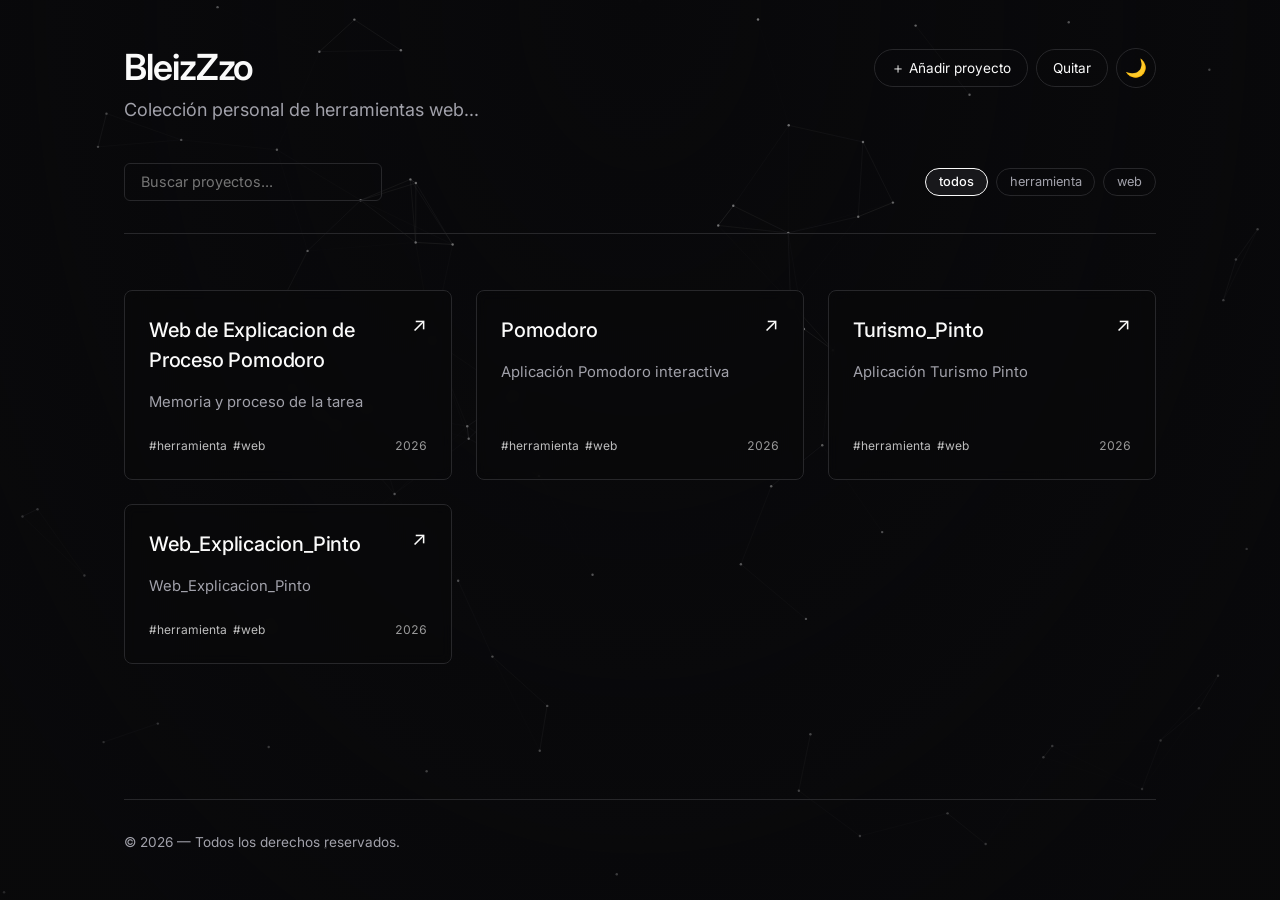
<file: index.html>
<!DOCTYPE html>
<html lang="es">
<head>
  <meta charset="UTF-8">
  <meta name="viewport" content="width=device-width, initial-scale=1.0">
  <title>BleizZzo — Hub de Proyectos</title>
  <meta name="description" content="Índice personal de páginas web y proyectos interactivos de BleizZzo.">
  
  <!-- Favicon SVG en blanco y negro -->
  <link rel="icon" href="data:image/svg+xml,<svg xmlns=%22http://www.w3.org/2000/svg%22 viewBox=%220 0 100 100%22><text y=%22.9em%22 font-size=%2290%22>⚡</text></svg>">
  
  <!-- Tipografía Google Fonts (Inter) -->
  <link rel="preconnect" href="https://fonts.googleapis.com">
  <link rel="preconnect" href="https://fonts.gstatic.com" crossorigin>
  <link href="https://fonts.googleapis.com/css2?family=Inter:wght@300;400;500;600&display=swap" rel="stylesheet">
  
  <style>
    /* ==========================================================================
        Variables y Sistema de Color (Modo Claro / Oscuro)
        ========================================================================== */
    :root {
      --bg-color: #ffffff;
      --bg-secondary: #f4f4f5;
      --text-main: #09090b;
      --text-muted: #71717a;
      --border-color: #e4e4e7;
      --border-hover: #09090b;

      --font-sans: 'Inter', system-ui, -apple-system, BlinkMacSystemFont, 'Segoe UI', Roboto, sans-serif;
      --transition-speed: 200ms;
      --transition-timing: cubic-bezier(0.16, 1, 0.3, 1);
    }

    @media (prefers-color-scheme: dark) {
      :root {
        --bg-color: #09090b;
        --bg-secondary: #18181b;
        --text-main: #fafafa;
        --text-muted: #a1a1aa;
        --border-color: #27272a;
        --border-hover: #fafafa;
      }
    }

    [data-theme="dark"] {
      --bg-color: #09090b;
      --bg-secondary: #18181b;
      --text-main: #fafafa;
      --text-muted: #a1a1aa;
      --border-color: #27272a;
      --border-hover: #fafafa;
    }

    [data-theme="light"] {
      --bg-color: #ffffff;
      --bg-secondary: #f4f4f5;
      --text-main: #09090b;
      --text-muted: #71717a;
      --border-color: #e4e4e7;
      --border-hover: #09090b;
    }

    /* ==========================================================================
        Estilos Base y Resets
        ========================================================================== */
    *, *::before, *::after {
      box-sizing: border-box;
      margin: 0;
      padding: 0;
    }

    body {
      background-color: var(--bg-color);
      color: var(--text-main);
      font-family: var(--font-sans);
      line-height: 1.5;
      -webkit-font-smoothing: antialiased;
      min-height: 100vh;
      transition: background-color var(--transition-speed) ease, color var(--transition-speed) ease;
    }

    .site-container {
      max-width: 1080px;
      margin: 0 auto;
      padding: 3rem 1.5rem;
      display: flex;
      flex-direction: column;
      min-height: 100vh;
    }

    a:focus-visible, button:focus-visible, input:focus-visible {
      outline: 2px solid var(--text-main);
      outline-offset: 3px;
    }

    /* ==========================================================================
        Cabecera y Filtros
        ========================================================================== */
    .site-header {
      margin-bottom: 3.5rem;
      border-bottom: 1px solid var(--border-color);
      padding-bottom: 2rem;
    }

    .header-main {
      display: flex;
      justify-content: space-between;
      align-items: flex-start;
      gap: 1.5rem;
      margin-bottom: 2.5rem;
    }

    .site-title {
      font-size: 2.25rem;
      font-weight: 600;
      letter-spacing: -0.03em;
      line-height: 1.1;
      margin-bottom: 0.5rem;
    }

    .site-subtitle {
      color: var(--text-muted);
      font-size: 1.125rem;
      font-weight: 400;
      max-width: 600px;
    }

    .theme-toggle {
      background: transparent;
      border: 1px solid var(--border-color);
      color: var(--text-main);
      width: 40px;
      height: 40px;
      border-radius: 50%;
      cursor: pointer;
      display: flex;
      align-items: center;
      justify-content: center;
      flex-shrink: 0;
      transition: border-color var(--transition-speed) ease, background-color var(--transition-speed) ease;
    }

    .theme-toggle:hover {
      border-color: var(--border-hover);
      background-color: var(--bg-secondary);
    }

    .theme-icon::before {
      content: "☀️";
      font-size: 1.1rem;
    }
    [data-theme="dark"] .theme-icon::before {
      content: "🌙";
    }
    @media (prefers-color-scheme: dark) {
      :root:not([data-theme="light"]) .theme-icon::before {
        content: "🌙";
      }
    }

    .controls-bar {
      display: flex;
      flex-direction: column;
      gap: 1rem;
    }

    @media (min-width: 640px) {
      .controls-bar {
        flex-direction: row;
        align-items: center;
        justify-content: space-between;
      }
    }

    .search-wrapper input {
      background: transparent;
      border: 1px solid var(--border-color);
      color: var(--text-main);
      padding: 0.6rem 1rem;
      border-radius: 6px;
      font-family: inherit;
      font-size: 0.9rem;
      width: 100%;
      max-width: 280px;
      transition: border-color var(--transition-speed) ease;
    }

    .search-wrapper input:focus {
      border-color: var(--border-hover);
    }

    .tags-container {
      display: flex;
      flex-wrap: wrap;
      gap: 0.5rem;
    }

    .tag-btn {
      background: transparent;
      border: 1px solid var(--border-color);
      color: var(--text-muted);
      padding: 0.35rem 0.8rem;
      border-radius: 100px;
      font-size: 0.8rem;
      font-family: inherit;
      cursor: pointer;
      transition: all var(--transition-speed) ease;
    }

    .tag-btn:hover, .tag-btn.active {
      color: var(--text-main);
      border-color: var(--border-hover);
      background-color: var(--bg-secondary);
    }

    .tag-btn.active {
      font-weight: 500;
      border-color: var(--text-main);
    }

    /* ==========================================================================
        Rejilla de Proyectos y Tarjetas
        ========================================================================== */
    .projects-grid {
      display: grid;
      grid-template-columns: 1fr;
      gap: 1.5rem;
      margin-bottom: 4rem;
    }

    @media (min-width: 640px) {
      .projects-grid {
        grid-template-columns: repeat(2, 1fr);
      }
    }

    @media (min-width: 1024px) {
      .projects-grid {
        grid-template-columns: repeat(3, 1fr);
      }
    }

    .project-card {
      display: flex;
      flex-direction: column;
      justify-content: space-between;
      background-color: var(--bg-color);
      border: 1px solid var(--border-color);
      padding: 1.5rem;
      border-radius: 8px;
      text-decoration: none;
      color: inherit;
      position: relative;
      transition: 
        transform var(--transition-speed) var(--transition-timing),
        background-color var(--transition-speed) ease,
        color var(--transition-speed) ease,
        border-color var(--transition-speed) ease;
    }

    .project-card.fade-in {
      animation: fadeInSlide 400ms var(--transition-timing) forwards;
    }

    @keyframes fadeInSlide {
      from {
        opacity: 0;
        transform: translateY(12px);
      }
      to {
        opacity: 1;
        transform: translateY(0);
      }
    }

    .project-card:hover {
      background-color: var(--text-main);
      color: var(--bg-color);
      border-color: var(--text-main);
    }

    .card-header {
      display: flex;
      justify-content: space-between;
      align-items: flex-start;
      margin-bottom: 1rem;
    }

    .card-title {
      font-size: 1.25rem;
      font-weight: 500;
      letter-spacing: -0.01em;
    }

    .card-arrow {
      font-size: 1.2rem;
      line-height: 1;
      transition: transform var(--transition-speed) var(--transition-timing);
    }

    .project-card:hover .card-arrow {
      transform: translate(3px, -3px);
    }

    .card-description {
      font-size: 0.925rem;
      color: var(--text-muted);
      margin-bottom: 1.5rem;
      transition: color var(--transition-speed) ease;
    }

    .project-card:hover .card-description {
      color: var(--bg-color);
      opacity: 0.85;
    }

    .card-footer {
      display: flex;
      justify-content: space-between;
      align-items: center;
      font-size: 0.75rem;
      margin-top: auto;
    }

    .card-tags {
      display: flex;
      gap: 0.4rem;
      flex-wrap: wrap;
    }

    .card-tag {
      text-transform: lowercase;
      opacity: 0.75;
    }

    .card-year {
      font-variant-numeric: tabular-nums;
      opacity: 0.6;
    }

    .status-message {
      font-size: 1rem;
      color: var(--text-muted);
      padding: 3rem 0;
      text-align: center;
    }

    .site-footer {
      margin-top: auto;
      padding-top: 2rem;
      border-top: 1px solid var(--border-color);
      color: var(--text-muted);
      font-size: 0.85rem;
    }

    @media (prefers-reduced-motion: reduce) {
      *, ::before, ::after {
        animation-duration: 0.01ms !important;
        transition-duration: 0.01ms !important;
      }
    }

    /* ===== Fondo animado + modo admin ===== */
    [hidden] { display: none !important; }
    #bg { position: fixed; inset: 0; width: 100%; height: 100%; z-index: 0; pointer-events: none; }
    body::after { content: ""; position: fixed; inset: 0; z-index: 0; pointer-events: none;
      background: radial-gradient(ellipse at 50% 0%, transparent 0%, var(--bg-color) 90%); opacity: .75; }
    .site-container { position: relative; z-index: 1; }
    .project-card { background-color: color-mix(in srgb, var(--bg-color) 72%, transparent); backdrop-filter: blur(6px); }
    .header-actions { display: flex; gap: .5rem; align-items: center; flex-wrap: wrap; justify-content: flex-end; }
    .btn-tool { background: transparent; color: var(--text-main); border: 1px solid var(--border-color); border-radius: 100px;
      padding: .5rem 1rem; font: inherit; font-size: .85rem; cursor: pointer; transition: all var(--transition-speed) ease; }
    .btn-tool:hover, .btn-tool.on { background: var(--text-main); color: var(--bg-color); border-color: var(--text-main); }
    .project-card.editing { border-style: dashed; cursor: default; }
    .card-del { align-self: flex-start; margin-top: 1rem; background: transparent; color: inherit; font: inherit; font-size: .8rem;
      border: 1px solid currentColor; border-radius: 100px; padding: .35rem .9rem; cursor: pointer; }
    .card-del:hover { background: var(--text-main); color: var(--bg-color); }
    .project-card.editing:hover .card-del:hover { background: var(--bg-color); color: var(--text-main); }
    dialog { background: var(--bg-color); color: var(--text-main); border: 1px solid var(--border-hover);
      border-radius: 10px; padding: 1.5rem; width: min(480px, 92vw); font-family: var(--font-sans); }
    dialog::backdrop { background: rgba(0,0,0,.7); }
    dialog h3 { font-size: 1.1rem; margin-bottom: 1rem; }
    dialog label { display: block; font-size: .8rem; color: var(--text-muted); margin: .7rem 0 .25rem; }
    dialog input { width: 100%; background: transparent; color: inherit; border: 1px solid var(--border-color);
      border-radius: 6px; padding: .55rem .7rem; font: inherit; font-size: .9rem; }
    dialog input:focus { border-color: var(--border-hover); outline: none; }
    dialog details { margin-top: 1.2rem; border-top: 1px solid var(--border-color); padding-top: .8rem; }
    dialog summary { cursor: pointer; font-size: .9rem; }
    .btn { background: var(--text-main); color: var(--bg-color); border: 1px solid var(--text-main); border-radius: 6px;
      padding: .55rem 1rem; font: inherit; font-size: .85rem; cursor: pointer; margin-top: 1rem; margin-right: .4rem; }
    .btn.ghost { background: transparent; color: var(--text-main); border-color: var(--border-color); }
    #admin-msg { font-size: .8rem; color: var(--text-muted); margin-top: 1rem; min-height: 1.2em; }
  </style>
</head>
<body>
  <canvas id="bg" aria-hidden="true"></canvas>

  <dialog id="admin-dialog">
    <h3>Añadir proyecto</h3>
    <form id="project-form">
      <label for="f-url">Enlace *</label>
      <input id="f-url" type="text" required placeholder="https://tuusuario.github.io/mi-proyecto/">
      <label for="f-title">Título (se rellena solo)</label>
      <input id="f-title" type="text">
      <label for="f-desc">Descripción</label>
      <input id="f-desc" type="text">
      <label for="f-tags">Etiquetas (separadas por comas)</label>
      <input id="f-tags" type="text" placeholder="herramienta, web">
      <button class="btn" type="submit">Añadir</button>
      <button class="btn ghost" type="button" id="admin-close">Cerrar</button>
    </form>
    <details>
      <summary>Publicar en GitHub (para que se guarde en el repo)</summary>
      <label for="g-owner">Usuario</label><input id="g-owner" type="text">
      <label for="g-repo">Repositorio</label><input id="g-repo" type="text">
      <label for="g-branch">Rama</label><input id="g-branch" type="text" value="main">
      <label for="g-path">Archivo de datos</label><input id="g-path" type="text" value="projects.json">
      <label for="g-token">Token (fine-grained, solo este repo, permiso Contents: Read and write)</label>
      <input id="g-token" type="password" autocomplete="off">
      <button class="btn" type="button" id="g-save">Guardar ajustes</button>
      <button class="btn ghost" type="button" id="g-export">Descargar projects.json</button>
    </details>
    <p id="admin-msg" aria-live="polite"></p>
  </dialog>

  <div class="site-container">
    <!-- Cabecera -->
    <header class="site-header">
      <div class="header-main">
        <div>
          <h1 id="site-title" class="site-title">—</h1>
          <p id="site-subtitle" class="site-subtitle">—</p>
        </div>
        <div class="header-actions">
          <button id="admin-btn" class="btn-tool" type="button">＋ Añadir proyecto</button>
          <button id="edit-btn" class="btn-tool" type="button">Quitar</button>
        <button id="theme-toggle" class="theme-toggle" aria-label="Cambiar tema de color" type="button">
          <span class="theme-icon" aria-hidden="true"></span>
        </button>
        </div>
      </div>

      <!-- Barra de Filtros y Búsqueda -->
      <div class="controls-bar">
        <div class="search-wrapper">
          <input 
            type="search" 
            id="search-input" 
            placeholder="Buscar proyectos..." 
            aria-label="Buscar proyectos por título o descripción"
            autocomplete="off"
          >
        </div>
        <div id="tags-container" class="tags-container" role="group" aria-label="Filtrar por etiquetas">
          <!-- Las etiquetas se generan dinámicamente -->
        </div>
      </div>
    </header>

    <!-- Estado de Carga -->
    <div id="status-message" class="status-message" aria-live="polite"></div>

    <!-- Rejilla Principal de Proyectos -->
    <main>
      <section id="projects-grid" class="projects-grid" aria-label="Lista de proyectos">
        <!-- Las tarjetas se generan dinámicamente -->
      </section>
    </main>

    <!-- Pie de página -->
    <footer class="site-footer">
      <p>&copy; <span id="current-year"></span> — Todos los derechos reservados.</p>
    </footer>
  </div>

  <script>
    // ==========================================================================
    // CONFIGURACIÓN DE DATOS (Aquí puedes añadir o modificar tus proyectos)
const PORTFOLIO_DATA = {
  "site": {
    "title": "BleizZzo",
    "subtitle": "Colección personal de herramientas web..."
  },
  "projects": [
    {
      "title": "Web de Explicacion de Proceso Pomodoro",
      "description": "Memoria y proceso de la tarea",
      "url": "https://zorualch.github.io/2DAM2627ASI_2/Web.html",
      "tags": ["herramienta", "web"],
      "year": 2026
    },
    {
      "title": "Pomodoro",
      "description": "Aplicación Pomodoro interactiva",
      "url": "https://zorualch.github.io/2DAM2627ASI_2/Pomodoro.html",
      "tags": ["herramienta", "web"],
      "year": 2026
    },
        {
      "title": "Turismo_Pinto",
      "description": "Aplicación Turismo Pinto",
      "url": "https://zorualch.github.io/2DAM2627ASI_2/PROTOTIPO%20FINAL/Turismo_en_pinto.html",
      "tags": ["herramienta", "web"],
      "year": 2026
    },
        {
      "title": "Web_Explicacion_Pinto",
      "description": "Web_Explicacion_Pinto",
      "url": "https://zorualch.github.io/2DAM2627ASI_2/PROTOTIPO%20FINAL/Web_Pinto.html",
      "tags": ["herramienta", "web"],
      "year": 2026
    }
  ]
};

    // ==========================================================================
    // LÓGICA DE LA APLICACIÓN
    // ==========================================================================
    document.addEventListener('DOMContentLoaded', () => {
      let allProjects = [];
      let siteData = PORTFOLIO_DATA;
      let editMode = false;
      let activeTag = 'all';
      let searchQuery = '';

      const grid = document.getElementById('projects-grid');
      const statusMsg = document.getElementById('status-message');
      const siteTitle = document.getElementById('site-title');
      const siteSubtitle = document.getElementById('site-subtitle');
      const tagsContainer = document.getElementById('tags-container');
      const searchInput = document.getElementById('search-input');
      const themeToggle = document.getElementById('theme-toggle');
      const currentYearSpan = document.getElementById('current-year');

      currentYearSpan.textContent = new Date().getFullYear();

      // 1. Manejo del Tema Claro / Oscuro
      initTheme();

      function initTheme() {
        const savedTheme = localStorage.getItem('theme') || 'dark';
        document.documentElement.setAttribute('data-theme', savedTheme);

        themeToggle.addEventListener('click', () => {
          const currentTheme = document.documentElement.getAttribute('data-theme');
          let newTheme = 'dark';

          if (currentTheme === 'dark') {
            newTheme = 'light';
          } else if (currentTheme === 'light') {
            newTheme = 'dark';
          } else {
            const prefersDark = window.matchMedia('(prefers-color-scheme: dark)').matches;
            newTheme = prefersDark ? 'light' : 'dark';
          }

          document.documentElement.setAttribute('data-theme', newTheme);
          localStorage.setItem('theme', newTheme);
        });
      }

      // 2. Inicializar Datos
      loadData();

      async function loadData() {
        try {
          let DATA = PORTFOLIO_DATA;
          try { const d = JSON.parse(localStorage.getItem('hub_draft')); if (d && d.projects) DATA = d; } catch (e) {}
          siteData = DATA;
          if (DATA.site) {
            siteTitle.textContent = DATA.site.title || 'Mis Proyectos';
            siteSubtitle.textContent = DATA.site.subtitle || '';
            document.title = `${DATA.site.title || 'Hub'} — Proyectos`;
          }

          allProjects = DATA.projects || [];

          if (allProjects.length === 0) {
            statusMsg.style.display = 'block';
            statusMsg.textContent = 'No hay proyectos disponibles en este momento.';
            return;
          }

          statusMsg.style.display = 'none';
          buildTagFilters(allProjects);
          renderProjects();

        } catch (error) {
          console.error('Error al procesar los datos:', error);
          statusMsg.style.display = 'block';
          statusMsg.textContent = '⚠️ Hubo un error al cargar los datos del portfolio.';
        }
      }

      // 3. Renderizado de Proyectos con Filtros
      function renderProjects() {
        grid.innerHTML = '';

        const filtered = allProjects.filter(project => {
          const matchesTag = activeTag === 'all' || (project.tags && project.tags.includes(activeTag));
          const matchesSearch = project.title.toLowerCase().includes(searchQuery) ||
                                project.description.toLowerCase().includes(searchQuery);
          return matchesTag && matchesSearch;
        });

        if (filtered.length === 0) {
          grid.innerHTML = `<p class="status-message">No se encontraron proyectos que coincidan con la búsqueda.</p>`;
          return;
        }

        filtered.forEach((project, index) => {
          const card = createProjectCard(project, index);
          grid.appendChild(card);
        });
      }

      function createProjectCard(project, index) {
        const card = document.createElement(editMode ? 'div' : 'a');
        card.className = 'project-card fade-in';
        card.style.animationDelay = `${index * 50}ms`;
        if (!editMode) {
          card.href = project.url;
          card.target = '_blank';
          card.rel = 'noopener noreferrer';
        }

        const tagsHTML = project.tags && project.tags.length > 0
          ? project.tags.map(tag => `<span class="card-tag">#${escapeHTML(tag)}</span>`).join(' ')
          : '';

        const yearHTML = project.year ? `<span class="card-year">${escapeHTML(String(project.year))}</span>` : '';

        card.innerHTML = `
          <div>
            <div class="card-header">
              <h2 class="card-title">${escapeHTML(project.title)}</h2>
              <span class="card-arrow" aria-hidden="true">↗</span>
            </div>
            <p class="card-description">${escapeHTML(project.description)}</p>
          </div>
          <div class="card-footer">
            <div class="card-tags">${tagsHTML}</div>
            ${yearHTML}
          </div>
        `;

        if (editMode) {
          card.classList.add('editing');
          const del = document.createElement('button');
          del.type = 'button'; del.className = 'card-del'; del.textContent = 'Quitar ✕';
          let armed = false;
          del.addEventListener('click', () => {
            if (!armed) {
              armed = true; del.textContent = '¿Seguro? Pulsa otra vez';
              setTimeout(() => { armed = false; del.textContent = 'Quitar ✕'; }, 3000);
              return;
            }
            removeProject(project);
          });
          card.appendChild(del);
        }
        return card;
      }

      // 4. Generación Dinámica de Etiquetas de Filtro
      function buildTagFilters(projects) {
        const tagsSet = new Set();
        projects.forEach(p => {
          if (Array.isArray(p.tags)) {
            p.tags.forEach(tag => tagsSet.add(tag));
          }
        });

        if (tagsSet.size === 0) return;

        tagsContainer.innerHTML = '';

        const allBtn = document.createElement('button');
        allBtn.className = 'tag-btn active';
        allBtn.textContent = 'todos';
        allBtn.addEventListener('click', () => setTagFilter('all', allBtn));
        tagsContainer.appendChild(allBtn);

        tagsSet.forEach(tag => {
          const btn = document.createElement('button');
          btn.className = 'tag-btn';
          btn.textContent = tag;
          btn.addEventListener('click', () => setTagFilter(tag, btn));
          tagsContainer.appendChild(btn);
        });
      }

      function setTagFilter(tag, buttonEl) {
        activeTag = tag;
        document.querySelectorAll('.tag-btn').forEach(btn => btn.classList.remove('active'));
        buttonEl.classList.add('active');
        renderProjects();
      }

      // 5. Evento de Búsqueda
      searchInput.addEventListener('input', (e) => {
        searchQuery = e.target.value.toLowerCase().trim();
        renderProjects();
      });

      // 6. Herramientas para añadir y quitar proyectos desde la propia web
      const $ = id => document.getElementById(id);
      const dlg = $('admin-dialog'), msg = $('admin-msg');
      $('edit-btn').addEventListener('click', e => {
        editMode = !editMode;
        e.currentTarget.classList.toggle('on', editMode);
        e.currentTarget.textContent = editMode ? 'Listo' : 'Quitar';
        renderProjects();
      });

      const ghCfg = () => { try { return JSON.parse(localStorage.getItem('hub_gh')); } catch (e) { return null; } };
      const say = t => { msg.textContent = t; };

      function guessTitle(u) {
        try {
          const x = new URL(u), p = x.pathname.split('/').filter(Boolean);
          const raw = x.hostname.endsWith('github.io') ? (p[0] || x.hostname.split('.')[0]) : x.hostname.replace(/^www\./, '').split('.')[0];
          return raw.replace(/[-_]+/g, ' ').replace(/\b\w/g, c => c.toUpperCase());
        } catch (e) { return ''; }
      }
      const fixUrl = u => /^https?:\/\//i.test(u) ? u : 'https://' + u;

      $('f-url').addEventListener('blur', () => {
        const u = $('f-url').value.trim();
        if (u && !$('f-title').value) $('f-title').value = guessTitle(fixUrl(u));
      });

      $('admin-btn').addEventListener('click', () => {
        const c = ghCfg() || {};
        const host = location.hostname, repoGuess = location.pathname.split('/')[1] || '';
        $('g-owner').value = c.owner || (host.endsWith('github.io') ? host.split('.')[0] : '');
        $('g-repo').value = c.repo || repoGuess;
        $('g-branch').value = c.branch || 'main';
        $('g-path').value = c.path || 'projects.json';
        $('g-token').value = c.token || '';
        say(''); dlg.showModal();
      });
      $('admin-close').addEventListener('click', () => dlg.close());

      $('g-save').addEventListener('click', () => {
        localStorage.setItem('hub_gh', JSON.stringify({
          owner: $('g-owner').value.trim(), repo: $('g-repo').value.trim(), branch: $('g-branch').value.trim() || 'main',
          path: $('g-path').value.trim() || 'projects.json', token: $('g-token').value.trim()
        }));
        say('Ajustes guardados en este navegador.');
      });

      $('g-export').addEventListener('click', () => {
        const a = document.createElement('a');
        a.href = URL.createObjectURL(new Blob([JSON.stringify(siteData, null, 2)], { type: 'application/json' }));
        a.download = 'projects.json'; a.click();
      });

      $('project-form').addEventListener('submit', async e => {
        e.preventDefault();
        const url = fixUrl($('f-url').value.trim());
        allProjects.unshift({
          title: $('f-title').value.trim() || guessTitle(url) || url,
          description: $('f-desc').value.trim(),
          url,
          tags: $('f-tags').value.split(',').map(t => t.trim().toLowerCase()).filter(Boolean),
          year: new Date().getFullYear()
        });
        e.target.reset();
        await persist('Proyecto añadido');
      });

      function removeProject(p) {
        allProjects = allProjects.filter(x => x !== p);
        persist('Proyecto eliminado');
      }

      function refresh() {
        activeTag = 'all';
        tagsContainer.innerHTML = '';
        statusMsg.style.display = allProjects.length ? 'none' : 'block';
        if (!allProjects.length) statusMsg.textContent = 'No hay proyectos todavía.';
        buildTagFilters(allProjects);
        renderProjects();
      }

      async function persist(okText) {
        siteData = { ...siteData, projects: allProjects };
        refresh();
        const c = ghCfg();
        if (!c || !c.token) {
          localStorage.setItem('hub_draft', JSON.stringify(siteData));
          return say(okText + '. Guardado solo en este navegador; configura GitHub para publicarlo.');
        }
        try {
          await pushToGitHub(c);
          localStorage.removeItem('hub_draft');
          say(okText + ' y publicado en GitHub ✓ (Pages puede tardar ~1 min en reflejarlo).');
        } catch (err) {
          localStorage.setItem('hub_draft', JSON.stringify(siteData));
          say('No se pudo publicar (' + err.message + '). Guardado en este navegador.');
        }
      }

      async function pushToGitHub(c) {
        const api = `https://api.github.com/repos/${c.owner}/${c.repo}/contents/${c.path}`;
        const h = { Authorization: 'Bearer ' + c.token, Accept: 'application/vnd.github+json' };
        let sha;
        const g = await fetch(`${api}?ref=${encodeURIComponent(c.branch)}`, { headers: h });
        if (g.ok) sha = (await g.json()).sha; else if (g.status !== 404) throw new Error('lectura ' + g.status);
        const content = btoa(unescape(encodeURIComponent(JSON.stringify(siteData, null, 2))));
        const r = await fetch(api, { method: 'PUT', headers: h,
          body: JSON.stringify({ message: 'Actualizar proyectos desde el índice', branch: c.branch, content, sha }) });
        if (!r.ok) throw new Error('escritura ' + r.status);
      }

      function escapeHTML(str) {
        return str.replace(/[&<>'"]/g, 
          tag => ({ '&': '&amp;', '<': '&lt;', '>': '&gt;', "'": '&#39;', '"': '&quot;' }[tag] || tag)
        );
      }
    });
  </script>
  <script>
    // Fondo: red de puntos blanca/negra que reacciona al ratón
    (function () {
      const c = document.getElementById('bg'), x = c.getContext('2d');
      const reduce = matchMedia('(prefers-reduced-motion: reduce)').matches;
      let w, h, pts = [], m = { x: -999, y: -999 };
      function size() {
        w = c.width = innerWidth; h = c.height = innerHeight;
        const n = Math.min(110, Math.floor(w * h / 14000));
        pts = Array.from({ length: n }, () => ({ x: Math.random() * w, y: Math.random() * h, vx: (Math.random() - .5) * .3, vy: (Math.random() - .5) * .3 }));
      }
      function frame() {
        const col = getComputedStyle(document.documentElement).getPropertyValue('--text-main').trim() || '#fff';
        x.clearRect(0, 0, w, h); x.fillStyle = x.strokeStyle = col;
        pts.forEach((p, i) => {
          if (!reduce) { p.x += p.vx; p.y += p.vy; if (p.x < 0 || p.x > w) p.vx *= -1; if (p.y < 0 || p.y > h) p.vy *= -1; }
          x.globalAlpha = .5; x.beginPath(); x.arc(p.x, p.y, 1.2, 0, 6.283); x.fill();
          for (let j = i + 1; j < pts.length; j++) {
            const q = pts[j], d = Math.hypot(p.x - q.x, p.y - q.y);
            if (d < 120) { x.globalAlpha = .12 * (1 - d / 120); x.beginPath(); x.moveTo(p.x, p.y); x.lineTo(q.x, q.y); x.stroke(); }
          }
          const dm = Math.hypot(p.x - m.x, p.y - m.y);
          if (dm < 160) { x.globalAlpha = .35 * (1 - dm / 160); x.beginPath(); x.moveTo(p.x, p.y); x.lineTo(m.x, m.y); x.stroke(); }
        });
        if (!reduce) requestAnimationFrame(frame);
      }
      addEventListener('resize', () => { size(); if (reduce) frame(); });
      addEventListener('pointermove', e => { m.x = e.clientX; m.y = e.clientY; });
      size(); frame();
    })();
  </script>
</body>
</html>
</file>
